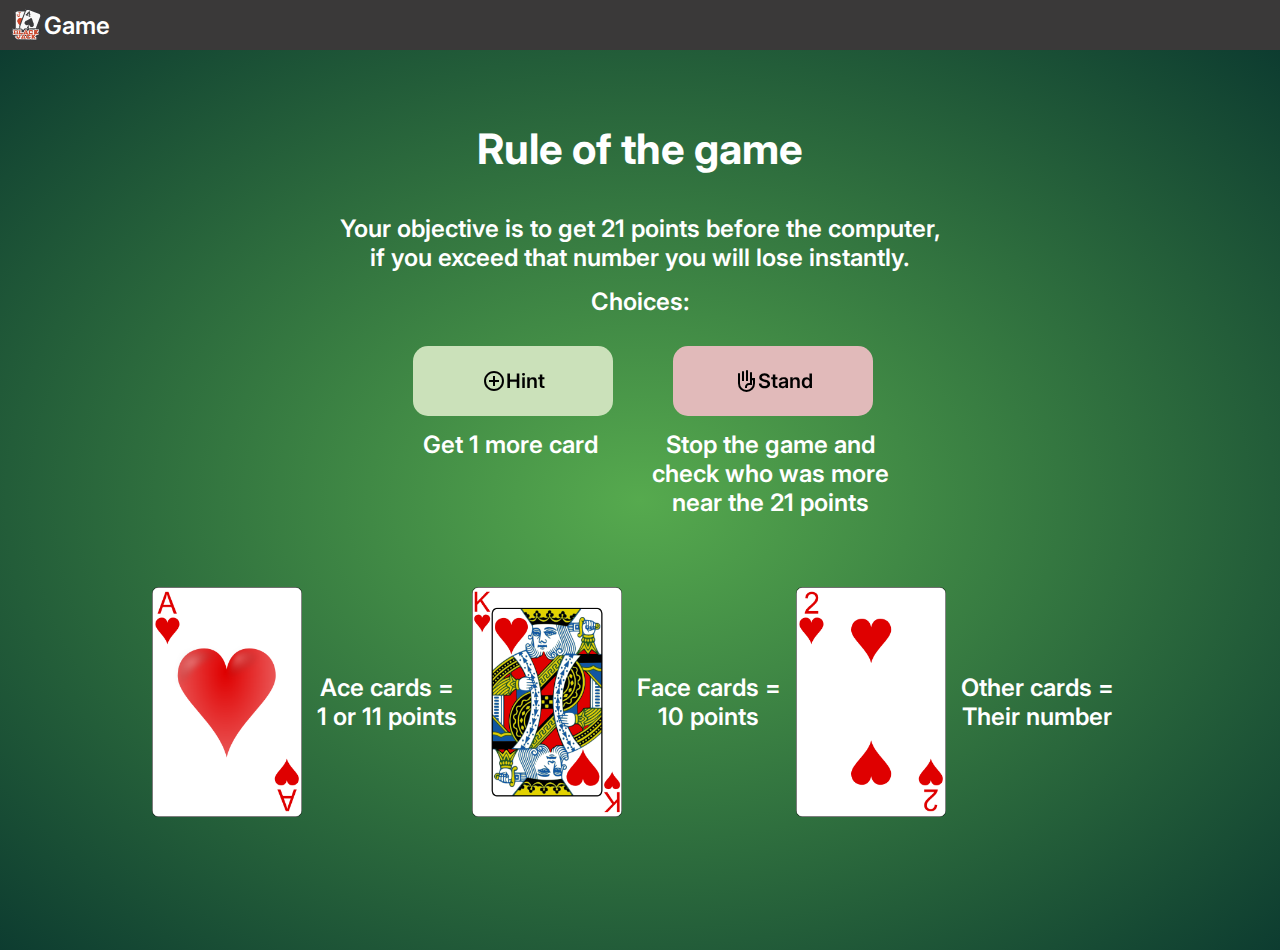
<file: rules.html>
<!DOCTYPE html>
<html lang="en">
  <head>
    <meta charset="UTF-8" />
    <meta http-equiv="X-UA-Compatible" content="IE=edge" />
    <meta name="viewport" content="width=device-width, initial-scale=1.0" />
    <title>Rules Blackjack</title>

    <link rel="icon" type="image/png" href="/images/favicon.png" />
    <link rel="stylesheet" href="style.css" />

    <!--------- Icons google  ---------->
    <link
      rel="stylesheet"
      href="https://fonts.googleapis.com/css2?family=Material+Symbols+Outlined:opsz,wght,FILL,GRAD@48,400,0,0"
    />

    <link
      rel="stylesheet"
      href="https://fonts.googleapis.com/css2?family=Material+Symbols+Outlined:opsz,wght,FILL,GRAD@48,400,0,0"
    />
  </head>
  <body>
    <header>
      <img class="logo" alt="logo" src="/images/favicon.png" />
      <a href="index.html">Game</a>
    </header>

    <section class="rules-game">
      <h1 class="title-rule">Rule of the game</h1>
      <p class="about">
        Your objective is to get 21 points before the computer,<br />
        if you exceed that number you will lose instantly.<br />
      </p>
      <p>Choices:</p>

      <div class="container-choices">
        <button class="hit rule-btn-hit">
          <span class="material-symbols-outlined"> add_circle </span> Hint
        </button>
        <p class="hint-rule">Get 1 more card</p>
        <button class="stand rule-btn-stand">
          <span class="material-symbols-outlined"> front_hand </span> Stand
        </button>
        <p class="stand-rule">
          Stop the game and check who was more near the 21 points
        </p>
      </div>

      <div class="container-cards">
        <img class="rule-card" alt="ace card" src="/cards/A-H.png" />
        <p class="point-p">
          Ace cards = <br />
          1 or 11 points
        </p>
        <img class="rule-card" alt="face card" src="/cards/K-H.png" />
        <p class="point-p">
          Face cards = <br />
          10 points
        </p>
        <img class="rule-card" alt="number card" src="/cards/2-H.png" />
        <p class="point-p">
          Other cards = <br />
          Their number
        </p>
      </div>
    </section>
  </body>
</html>
</file>
<file: style.css>
@import url("https://fonts.googleapis.com/css2?family=Inter:wght@100;200;300;400;500;600;700;800;900&display=swap");

* {
  padding: 0;
  margin: 0;
  font-family: "Inter", sans-serif;
  overflow: hidden;
}

/* -------- Header ---------- */

header {
  background-color: #3a3939;
  height: 50px;
  display: flex;
  align-items: center;
}

a {
  text-decoration: none;
  color: #ffffff;
  font-size: 24px;
  font-weight: 600;
}

a:hover {
  border-bottom: 1px solid #3dd94b;
}

.logo {
  margin-left: 10px;
}

/* -------- Table game ---------- */

.table-game,
.rules-game {
  background: radial-gradient(#56aa4e, #0d3c30);
  height: 100vh;
  display: flex;
  justify-content: center;
  align-items: center;
  flex-direction: column;
}

.container-computer {
  display: grid;
  grid-template-columns: minmax(100px, auto);
  grid-template-rows: auto;
  grid-template-areas:
    ".       computer   ."
    "points  cards      ."
    "circle  cards      .";
  margin-bottom: 50px;
}

.container-user {
  display: grid;
  grid-template-columns: minmax(100px, auto);
  grid-template-rows: auto;
  grid-template-areas:
    ". cards-user circle-user"
    ". cards-user points-user"
    ". user .";
  margin-top: 50px;
}

/* -------- Display points ---------- */

h1 {
  color: #ffffff;
  font-size: 42px;
}

.computer-circle,
.user-circle {
  height: 70px;
  width: 70px;
  background-color: rgb(255, 252, 252);
  border-radius: 50%;
  display: flex;
  align-items: center;
  justify-content: center;
  opacity: 60%;
  justify-self: center;
}

h2 {
  color: #3dd94b;
}

/* -------- Display computer  ---------- */
.computer-circle {
  grid-area: circle;
  justify-self: center;
}

.computer-name {
  grid-area: computer;
  justify-self: center;
}

#computer-cards {
  grid-area: cards;
  justify-self: center;
}

.computer-points {
  grid-area: points;
  justify-self: center;
  align-self: end;
  margin-bottom: 0.6rem;
}

/* -------- Display user  ---------- */

.user-name {
  grid-area: user;
  justify-self: center;
  margin-bottom: 3rem;
}

.user-points {
  grid-area: points-user;
  justify-self: center;
}

.user-circle {
  grid-area: circle-user;
  justify-self: center;
  align-self: end;
  margin-bottom: 0.6rem;
}

#user-cards {
  grid-area: cards-user;
  justify-self: center;
}

.message {
  margin-top: 2rem;
}

/* -------- Button styles ---------- */

.choices-btn {
  display: flex;
  justify-content: center;
  align-items: center;
}

button {
  background-color: #ffffff;
  border-radius: 15px;
  color: #000000;
  cursor: pointer;
  font-size: 16px;
  font-weight: 600;
  min-height: 60px;
  min-width: 0;
  padding: 16px 24px;
  width: 200px;
  height: 70px;
  border: none;
  margin: 10px 4px 4px 10px;
  font-size: 20px;

  /* animation */
  transition: all 300ms cubic-bezier(0.23, 1, 0.32, 1);
  touch-action: manipulation;
  will-change: transform;
}

.hit {
  background-color: #cbe1ba;
  border: none;
  display: flex;
  justify-content: center;
  align-items: center;
}

.stand {
  background-color: #e1baba;
  border: none;
  align-items: center;
  display: flex;
  justify-content: center;
  align-items: center;
}

.stand[disabled] {
  background-color: rgb(175, 162, 162);
}

.hit[disabled] {
  background-color: rgb(175, 162, 162);
}

button:hover {
  color: #fff;
  background-color: #1a1a1a;
  box-shadow: rgba(0, 0, 0, 0.25) 0 8px 15px;
  transform: translateY(-2px);
}

button:active {
  box-shadow: none;
  transform: translateY(0);
}

/* -------- Rule page  ---------- */

.title-rule {
  margin: 30px 0px 20px 0px;
  padding-bottom: 20px;
}

p {
  color: #ffffff;
  font-size: 24px;
  font-weight: 600;
  text-align: center;
}

.container-choices {
  display: grid;
  grid-template-columns: 250px 250px;
  grid-template-rows: auto;
  grid-template-areas:
    " hit stand"
    " hit-p stand-p";
  margin-top: 20px;
  gap: 10px;
}

.rule-btn-stand {
  grid-area: stand;
  justify-self: center;
}

.rule-btn-hit {
  grid-area: hit;
  justify-self: center;
}

.hint-rule {
  grid-area: hit-p;
  justify-self: center;
  align-items: center;
}

.stand-rule {
  grid-area: stand-p;
  padding-bottom: 20px;
}

.rule-card {
  width: 150px;
  height: 230px;
}

.about {
  padding-bottom: 15px;
}

.rule-card:hover {
  box-shadow: 0 20px 20px -4px rgb(220, 202, 128);
}

.container-cards {
  display: flex;
  align-items: center;
  justify-content: center;
  margin: 30px 0px 70px 0px;
  padding: 20px 0px 20px 0px;
}

.point-p {
  margin: 0px 15px 0px 15px;
}

/* ----------- cards ------------ */

#user-cards img {
  width: 130px;
  height: 170px;
  padding: 5px;
}

#computer-cards img {
  width: 130px;
  height: 170px;
  padding: 5px;
}
</file>
